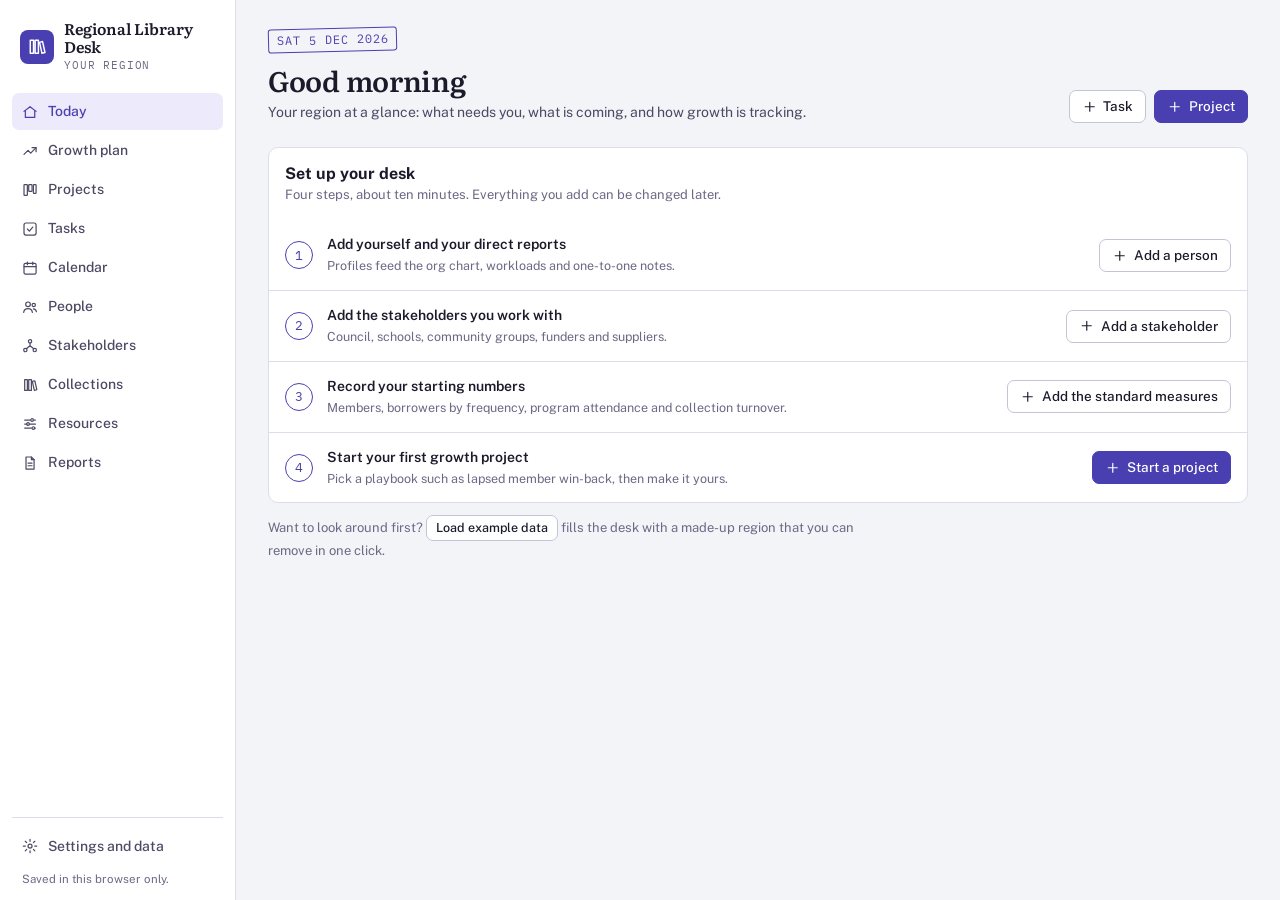
<file: library-desk/index.html>
<!doctype html>
<html lang="en">
<head>
<meta charset="utf-8">
<meta name="viewport" content="width=device-width,initial-scale=1,viewport-fit=cover">
<title>Regional Library Desk</title>
<link rel="stylesheet" href="https://fonts.googleapis.com/css2?family=IBM+Plex+Mono:wght@400;500&family=Literata:opsz,wght@7..72,500;7..72,600&family=Public+Sans:wght@400;500;600;700&display=swap">
<link rel="stylesheet" href="styles.css">
</head>
<body>
<div id="app"></div>
<div id="modal-root"></div>
<div id="toasts" aria-live="polite"></div>
<div id="tip" hidden></div>
<script src="js/core.js"></script>
<script src="js/data.js"></script>
<script src="js/views-a.js"></script>
<script src="js/views-b.js"></script>
<script src="js/views-c.js"></script>
<script src="js/app.js"></script>
</body>
</html>
</file>
<file: library-desk/styles.css>
/* Regional Library Desk
   Layout: a working desk. A rail of section tabs on the left, one wide writing surface,
   hairline-ruled panels like catalog cards. Dates and figures are set in mono, like a date-due slip. */
:root {
  --paper: #f3f4f8; --surface: #ffffff; --surface-2: #eceef5;
  --ink: #1b1a2b; --ink-2: #4b4963; --ink-3: #6b6984; --line: #dcdde9; --line-2: #c3c5d6;
  --accent: #4a3fb0; --accent-ink: #ffffff; --accent-wash: #eceafb; --accent-text: #4a3fb0;
  --good: #0ca30c; --good-text: #006300; --warn: #fab219; --warn-text: #7a5200; --crit: #d03b3b; --crit-text: #b02a2a;
  --p-members: #2a78d6; --p-borrowers: #eb6834; --p-programs: #1baf7a; --p-collections: #eda100;
  --ramp-1: #86b6ef; --ramp-2: #3987e5; --ramp-3: #184f95;
  --shadow: 0 12px 34px rgba(27, 26, 43, .18);
  --font-display: "Literata", Georgia, "Times New Roman", serif;
  --font-body: "Public Sans", system-ui, -apple-system, "Segoe UI", sans-serif;
  --font-mono: "IBM Plex Mono", ui-monospace, "SF Mono", Menlo, Consolas, monospace;
}
@media (prefers-color-scheme: dark) {
  :root:not([data-theme="light"]) {
    --paper: #121119; --surface: #1b1a26; --surface-2: #272636;
    --ink: #edecf6; --ink-2: #bcbad0; --ink-3: #908ea8; --line: #312f43; --line-2: #48465e;
    --accent: #a99eff; --accent-ink: #15131f; --accent-wash: #2b2850; --accent-text: #bdb4ff;
    --good: #0ca30c; --good-text: #58cf58; --warn: #fab219; --warn-text: #f7c552; --crit: #e05a5a; --crit-text: #f39090;
    --p-members: #3987e5; --p-borrowers: #d95926; --p-programs: #199e70; --p-collections: #c98500;
    --ramp-1: #184f95; --ramp-2: #3987e5; --ramp-3: #9ec5f4;
    --shadow: 0 12px 34px rgba(0, 0, 0, .55);
    color-scheme: dark;
  }
}
:root[data-theme="dark"] {
  --paper: #121119; --surface: #1b1a26; --surface-2: #272636;
  --ink: #edecf6; --ink-2: #bcbad0; --ink-3: #908ea8; --line: #312f43; --line-2: #48465e;
  --accent: #a99eff; --accent-ink: #15131f; --accent-wash: #2b2850; --accent-text: #bdb4ff;
  --good: #0ca30c; --good-text: #58cf58; --warn: #fab219; --warn-text: #f7c552; --crit: #e05a5a; --crit-text: #f39090;
  --p-members: #3987e5; --p-borrowers: #d95926; --p-programs: #199e70; --p-collections: #c98500;
  --ramp-1: #184f95; --ramp-2: #3987e5; --ramp-3: #9ec5f4;
  --shadow: 0 12px 34px rgba(0, 0, 0, .55);
  color-scheme: dark;
}

*, *::before, *::after { box-sizing: border-box; }
[hidden] { display: none !important; }
html { -webkit-text-size-adjust: 100%; }
body { margin: 0; background: var(--paper); color: var(--ink); font: 14px/1.5 var(--font-body); }
body::before { content: ""; position: fixed; inset: 0 0 auto; height: env(safe-area-inset-top, 0px); z-index: 10; background: var(--paper); }
h1, h2, h3, h4, p, ul, ol, dl, dd, figure { margin: 0; }
ul, ol { padding: 0; list-style: none; }
button, input, select, textarea { font: inherit; color: inherit; }
button { cursor: pointer; }
a { color: var(--accent-text); }
:focus-visible { outline: 2px solid var(--accent); outline-offset: 2px; }
.ic { width: 1.15em; height: 1.15em; fill: none; stroke: currentColor; stroke-width: 1.8; stroke-linecap: round; stroke-linejoin: round; flex: none; vertical-align: -0.18em; }
.sr { position: absolute; width: 1px; height: 1px; overflow: hidden; clip: rect(0 0 0 0); white-space: nowrap; }
.muted { color: var(--ink-3); }
.small { font-size: 12px; }
.mono { font-family: var(--font-mono); font-size: 12px; font-variant-numeric: tabular-nums; }
.warn-text { color: var(--crit-text); }
.sel { user-select: all; overflow-wrap: anywhere; }
.spacer { flex: 1; }

/* ---------- shell ---------- */
.shell { display: grid; grid-template-columns: 236px minmax(0, 1fr); }
.rail { position: sticky; top: 0; height: 100vh; overflow-y: auto; background: var(--surface); border-right: 1px solid var(--line); padding: 18px 12px 12px; display: flex; flex-direction: column; gap: 18px; }
.brand { display: flex; gap: 10px; align-items: center; padding: 2px 8px; }
.brand-mark { width: 34px; height: 34px; border-radius: 8px; background: var(--accent); color: var(--accent-ink); display: inline-flex; align-items: center; justify-content: center; font-size: 17px; flex: none; }
.brand strong { display: block; font-family: var(--font-display); font-size: 15.5px; line-height: 1.15; font-weight: 600; }
#brand-sub { display: block; font-family: var(--font-mono); font-size: 10.5px; text-transform: uppercase; letter-spacing: .08em; color: var(--ink-3); margin-top: 2px; }
.nav { display: flex; flex-direction: column; gap: 2px; flex: 1; }
.nav-item { display: flex; align-items: center; gap: 10px; width: 100%; padding: 8px 10px; border: 0; border-radius: 7px; background: none; color: var(--ink-2); font-size: 14px; font-weight: 500; text-align: left; text-decoration: none; }
.nav-item:hover { background: var(--surface-2); color: var(--ink); }
.nav-item.on { background: var(--accent-wash); color: var(--accent-text); }
.nav-badge { margin-left: auto; min-width: 18px; height: 18px; padding: 0 5px; border-radius: 9px; background: var(--crit); color: #fff; font-size: 11px; font-weight: 600; display: inline-flex; align-items: center; justify-content: center; }
.rail-foot { border-top: 1px solid var(--line); padding-top: 10px; }
.save-state { font-size: 11.5px; color: var(--ink-3); padding: 6px 10px 0; }
.scrim { display: none; }
.main { min-width: 0; }
.topbar { display: none; }
#view, #banners { max-width: 1240px; margin: 0 auto; padding-left: max(32px, env(safe-area-inset-left, 0px)); padding-right: max(32px, env(safe-area-inset-right, 0px)); }
#view { padding-block: 28px 72px; outline: none; }
#banners { padding-block: 16px 0; }
#banners:empty { display: none; }
@media (max-width: 900px) {
  .shell { display: block; }
  .rail { position: fixed; inset: 0 auto 0 0; z-index: 40; width: min(284px, 86vw); height: auto; transform: translateX(-102%); transition: transform .18s ease; padding-top: calc(18px + env(safe-area-inset-top, 0px)); padding-left: max(12px, env(safe-area-inset-left, 0px)); box-shadow: var(--shadow); }
  .nav-open .rail { transform: none; }
  .nav-open .scrim { display: block; position: fixed; inset: 0; z-index: 39; background: rgba(15, 14, 26, .45); }
  .topbar { display: flex; align-items: center; gap: 8px; position: sticky; top: env(safe-area-inset-top, 0px); z-index: 20; background: var(--paper); border-bottom: 1px solid var(--line); padding-block: 8px; padding-left: max(10px, env(safe-area-inset-left, 0px)); padding-right: max(16px, env(safe-area-inset-right, 0px)); }
  .topbar strong { font-family: var(--font-display); font-size: 16px; }
  #view, #banners { padding-left: max(16px, env(safe-area-inset-left, 0px)); padding-right: max(16px, env(safe-area-inset-right, 0px)); }
  #view { padding-block: 20px 64px; }
}
@media (prefers-reduced-motion: reduce) { .rail { transition: none; } }

/* ---------- page furniture ---------- */
.vh { display: flex; flex-wrap: wrap; gap: 16px 24px; align-items: flex-end; justify-content: space-between; margin-bottom: 24px; }
.vh-text { min-width: 0; flex: 1 1 320px; }
.vh h1 { font-family: var(--font-display); font-size: 28px; line-height: 1.15; font-weight: 600; letter-spacing: -.01em; text-wrap: balance; }
.vh-text > p { color: var(--ink-2); margin-top: 6px; max-width: 68ch; }
.vh-actions, .row { display: flex; flex-wrap: wrap; gap: 8px; align-items: center; }
.row.between { justify-content: space-between; }
.gap-s { gap: 6px 8px; }
.meta-row { margin-top: 8px; color: var(--ink-2); }
.crumb { margin-bottom: 10px; }
.stamp { display: inline-block; margin-bottom: 12px; padding: 2px 8px; border: 1.5px solid currentColor; border-radius: 3px; color: var(--accent-text); font-family: var(--font-mono); font-size: 12px; letter-spacing: .08em; text-transform: uppercase; transform: rotate(-1.5deg); }
.sec { margin-bottom: 28px; min-width: 0; }
.sec-h { display: flex; flex-wrap: wrap; gap: 8px 16px; align-items: flex-end; justify-content: space-between; margin-bottom: 10px; }
.sec-h h2, .panel h2 { font-size: 16px; font-weight: 700; line-height: 1.3; display: flex; align-items: center; }
.sec-sub { color: var(--ink-3); font-size: 13px; max-width: 72ch; }
.panel { background: var(--surface); border: 1px solid var(--line); border-radius: 10px; min-width: 0; }
.pad { padding: 16px; }
.stack { display: flex; flex-direction: column; gap: 16px; }
.stack-s { display: flex; flex-direction: column; gap: 6px; }
.split { display: grid; grid-template-columns: repeat(2, minmax(0, 1fr)); gap: 0 24px; align-items: start; }
.split.wide-left { grid-template-columns: minmax(0, 1.65fr) minmax(0, 1fr); }
.cols-2 { display: grid; grid-template-columns: repeat(auto-fill, minmax(min(100%, 360px), 1fr)); gap: 14px; }
.cols-3 { display: grid; grid-template-columns: repeat(auto-fit, minmax(min(100%, 220px), 1fr)); gap: 14px; }
.cols-2.tight { grid-template-columns: repeat(auto-fit, minmax(min(100%, 240px), 1fr)); gap: 16px 24px; }
@media (max-width: 1040px) { .split, .split.wide-left { grid-template-columns: minmax(0, 1fr); } }
.aside { margin: 12px 0; font-size: 13px; color: var(--ink-3); max-width: 76ch; }
.label { font-size: 11.5px; font-weight: 600; text-transform: uppercase; letter-spacing: .06em; color: var(--ink-3); margin-bottom: 4px; }
.lead { font-size: 16px; line-height: 1.45; max-width: 68ch; }
.empty { display: flex; flex-direction: column; gap: 10px; align-items: flex-start; max-width: 660px; padding: 32px 24px; border: 1px dashed var(--line-2); border-radius: 10px; }
.empty h3 { font-family: var(--font-display); font-size: 19px; font-weight: 600; }
.empty p { color: var(--ink-2); }
.banner { display: flex; flex-wrap: wrap; align-items: center; gap: 8px 10px; padding: 10px 14px; margin-bottom: 10px; border-radius: 8px; font-size: 13.5px; }
.banner > span { flex: 1; min-width: 200px; }
.b-info { background: var(--accent-wash); }
.b-warn { background: color-mix(in srgb, var(--warn) 22%, var(--surface)); }
.b-bad { background: color-mix(in srgb, var(--crit) 18%, var(--surface)); }
.mini { display: flex; flex-direction: column; gap: 4px; margin-top: 8px; font-size: 13px; }
.facts { display: flex; flex-direction: column; gap: 4px; margin-top: 14px; padding-top: 12px; border-top: 1px solid var(--line); color: var(--ink-2); }
.facts b { color: var(--ink); }
.kv { display: grid; grid-template-columns: repeat(auto-fit, minmax(150px, 1fr)); gap: 12px 18px; }
.kv dt { font-size: 11.5px; text-transform: uppercase; letter-spacing: .05em; color: var(--ink-3); }
.kv dd { margin-top: 2px; }

/* ---------- controls ---------- */
.btn { display: inline-flex; align-items: center; gap: 6px; padding: 7px 12px; border: 1px solid var(--line-2); border-radius: 7px; background: var(--surface); color: var(--ink); font-size: 13.5px; font-weight: 500; line-height: 1.25; white-space: nowrap; text-decoration: none; }
.btn:hover { background: var(--surface-2); }
.btn.primary { background: var(--accent); border-color: var(--accent); color: var(--accent-ink); }
.btn.primary:hover { filter: brightness(1.1); }
.btn.ghost { background: transparent; border-color: transparent; }
.btn.ghost:hover { background: var(--surface-2); }
.btn.danger { color: var(--crit-text); }
.btn.danger:not(.ghost) { background: var(--crit); border-color: var(--crit); color: #fff; }
.btn.sm { padding: 4px 9px; font-size: 12.5px; }
.icon-btn { display: inline-flex; align-items: center; justify-content: center; width: 32px; height: 32px; border: 1px solid transparent; border-radius: 7px; background: transparent; color: var(--ink-2); font-size: 15px; flex: none; }
.icon-btn:hover { background: var(--surface-2); color: var(--ink); }
.linkish { padding: 0; border: 0; background: none; color: var(--ink); text-align: left; overflow-wrap: anywhere; }
.linkish:hover { color: var(--accent-text); text-decoration: underline; }
.linkish.done { color: var(--ink-3); text-decoration: line-through; }
.li-title, .card-title { font-weight: 600; }
.card-title { font-size: 15.5px; }
.tabs { display: flex; gap: 2px; margin-bottom: 20px; border-bottom: 1px solid var(--line); overflow-x: auto; }
.tab { padding: 8px 12px; margin-bottom: -1px; border: 0; border-bottom: 2px solid transparent; background: none; color: var(--ink-2); font-weight: 500; white-space: nowrap; }
.tab:hover { color: var(--ink); }
.tab[aria-selected="true"] { color: var(--accent-text); border-bottom-color: var(--accent); }
.count { display: inline-block; margin-left: 6px; padding: 0 6px; border-radius: 999px; background: var(--surface-2); color: var(--ink-2); font-size: 11.5px; font-weight: 600; line-height: 1.6; vertical-align: middle; }
.quick { display: flex; gap: 8px; margin-bottom: 16px; }
.quick input { flex: 1; min-width: 0; }

/* ---------- small marks ---------- */
.pill { display: inline-flex; align-items: center; gap: 4px; padding: 2px 8px; border-radius: 999px; font-size: 12px; font-weight: 600; white-space: nowrap; flex: none; }
.pill.k-good { background: color-mix(in srgb, var(--good) 14%, var(--surface)); color: var(--good-text); }
.pill.k-warn { background: color-mix(in srgb, var(--warn) 24%, var(--surface)); color: var(--warn-text); }
.pill.k-crit { background: color-mix(in srgb, var(--crit) 15%, var(--surface)); color: var(--crit-text); }
.pill.k-info { background: var(--accent-wash); color: var(--accent-text); }
.pill.k-mute { background: var(--surface-2); color: var(--ink-2); }
.chip { display: inline-flex; align-items: center; gap: 6px; font-size: 12.5px; color: var(--ink-2); white-space: nowrap; }
.sw { display: inline-block; width: 10px; height: 10px; border-radius: 2px; flex: none; }
.sw.lg { width: 14px; height: 14px; border-radius: 3px; margin-right: 8px; }
.btnchip { padding: 4px 10px; border: 1px solid var(--line-2); border-radius: 999px; background: var(--surface); color: var(--ink); }
.btnchip:hover { border-color: var(--accent); }
.tag { display: inline-block; padding: 1px 6px; border-radius: 4px; background: var(--surface-2); color: var(--ink-2); font-size: 11.5px; font-weight: 500; white-space: nowrap; }
.tag.ex { margin-left: 6px; background: transparent; border: 1px dashed var(--line-2); color: var(--ink-3); }
.tag.imp { background: var(--accent-wash); color: var(--accent-text); }
.due { display: inline-flex; align-items: center; gap: 3px; font-family: var(--font-mono); font-size: 12px; letter-spacing: .02em; color: var(--ink-2); white-space: nowrap; flex: none; }
.due.over { color: var(--crit-text); font-weight: 500; }
.due.soon { color: var(--warn-text); font-weight: 500; }
.spine { display: inline-block; flex: none; padding: 3px 6px; border: 1px solid var(--line-2); border-radius: 2px; background: var(--surface); color: var(--ink-2); font-family: var(--font-mono); font-size: 10.5px; line-height: 1.25; letter-spacing: .04em; text-align: center; }
.av { display: inline-flex; align-items: center; justify-content: center; width: 32px; height: 32px; border-radius: 50%; background: var(--surface-2); color: var(--ink-2); font-size: 12px; font-weight: 600; flex: none; }
.av.me { background: var(--accent); color: var(--accent-ink); }
.meter { display: inline-block; width: 72px; height: 6px; border-radius: 3px; background: color-mix(in srgb, var(--accent) 20%, var(--surface)); overflow: hidden; vertical-align: middle; }
.meter > i { display: block; height: 100%; border-radius: 3px; background: var(--accent); }
.meter.m-good { background: color-mix(in srgb, var(--good) 22%, var(--surface)); }
.meter.m-good > i { background: var(--good); }
.meter.m-warn { background: color-mix(in srgb, var(--warn) 28%, var(--surface)); }
.meter.m-warn > i { background: var(--warn); }
.meter.m-crit { background: color-mix(in srgb, var(--crit) 22%, var(--surface)); }
.meter.m-crit > i { background: var(--crit); }
.segbar { display: flex; gap: 2px; height: 22px; border-radius: 5px; overflow: hidden; }
.segbar i { display: block; min-width: 4px; }
.legend { margin-top: 14px; }
.legend > div { display: flex; flex-direction: column; gap: 2px; align-items: flex-start; }
.big { font-size: 22px; font-weight: 600; line-height: 1.2; }
.big small { font-size: 13px; font-weight: 400; color: var(--ink-3); }
.legend-row { margin-bottom: 10px; gap: 6px 16px; }

/* ---------- lists ---------- */
.list > li { border-top: 1px solid var(--line); }
.list > li:first-child { border-top: 0; }
.li { display: flex; flex-wrap: wrap; align-items: center; gap: 8px 12px; padding: 10px 14px; }
.li.top { align-items: flex-start; }
.li-main { flex: 1 1 200px; min-width: 0; }
.li-meta { display: flex; flex-wrap: wrap; align-items: center; gap: 2px 12px; margin-top: 2px; font-size: 12.5px; color: var(--ink-3); }
.li-meta > span { display: inline-flex; align-items: center; gap: 4px; }
.li-end { display: flex; align-items: center; gap: 10px; flex: none; margin-left: auto; }
.li-ic { display: inline-flex; align-items: center; justify-content: center; width: 28px; height: 28px; border-radius: 50%; background: var(--surface-2); color: var(--ink-2); flex: none; }
.li-ic.l2 { background: color-mix(in srgb, var(--crit) 15%, var(--surface)); color: var(--crit-text); }
.li-ic.l1 { background: color-mix(in srgb, var(--warn) 24%, var(--surface)); color: var(--warn-text); }
.li-ic.l0 { background: var(--accent-wash); color: var(--accent-text); }
.li-ic.l-ok { background: color-mix(in srgb, var(--good) 14%, var(--surface)); color: var(--good-text); }
.cb { width: 18px; height: 18px; margin: 0; flex: none; accent-color: var(--accent); }
.step { display: flex; flex-wrap: wrap; align-items: center; gap: 10px 14px; padding: 14px 16px; }
.step-n { display: inline-flex; align-items: center; justify-content: center; width: 28px; height: 28px; border: 1.5px solid var(--accent); border-radius: 50%; color: var(--accent-text); font-family: var(--font-mono); font-size: 13px; flex: none; }
.card { display: flex; flex-direction: column; gap: 12px; }
.card-top { display: flex; align-items: flex-start; gap: 10px; }
.plays { display: flex; flex-direction: column; gap: 8px; }
.plays li { display: flex; align-items: flex-start; justify-content: space-between; gap: 10px; font-size: 13.5px; }
.plays li > span:first-child { flex: 1; min-width: 0; }

/* ---------- figures ---------- */
.tiles { display: grid; grid-template-columns: repeat(auto-fill, minmax(min(100%, 230px), 1fr)); gap: 12px; margin-bottom: 14px; }
.tiles.one { grid-template-columns: minmax(0, 1fr); }
.tile { display: flex; flex-direction: column; gap: 6px; min-width: 0; padding: 14px; border: 1px solid var(--line); border-radius: 10px; background: var(--surface); color: var(--ink); text-align: left; }
button.tile:hover { border-color: var(--accent); }
.tile-label { font-size: 12.5px; font-weight: 500; color: var(--ink-2); }
.tile-row { display: flex; align-items: flex-end; justify-content: space-between; gap: 8px; }
.tile-value { font-size: 28px; font-weight: 600; line-height: 1.1; letter-spacing: -.01em; }
.delta { display: inline-flex; align-items: center; gap: 3px; font-size: 12px; color: var(--ink-3); }
.delta.d-good { color: var(--good-text); }
.delta.d-bad { color: var(--crit-text); }
.tile-foot { display: flex; flex-direction: column; gap: 4px; margin-top: 4px; font-size: 12px; color: var(--ink-3); }
.tile-foot .meter { display: block; width: 100%; }
.spark { flex: none; }
.chart-wrap { padding: 8px; border: 1px solid var(--line); border-radius: 8px; }
.linechart { display: block; width: 100%; height: auto; }
.ax { font-family: var(--font-mono); font-size: 11px; fill: var(--ink-3); }
.ax.strong { fill: var(--ink); font-weight: 500; }
#tip { position: fixed; z-index: 90; padding: 4px 8px; border-radius: 5px; background: var(--ink); color: var(--paper); font-size: 12px; white-space: nowrap; pointer-events: none; }
.outcome h3 { font-size: 15px; }
.outcome p { margin-top: 6px; font-size: 13px; }
.logic { display: grid; grid-template-columns: repeat(5, minmax(0, 1fr)); gap: 20px; }
.lm-box { position: relative; min-width: 0; padding: 12px; border: 1px solid var(--line); border-radius: 8px; background: var(--surface); }
.lm-box:nth-child(n+4) { background: var(--accent-wash); border-color: transparent; }
.lm-box h4 { margin-bottom: 6px; font-size: 11.5px; text-transform: uppercase; letter-spacing: .06em; color: var(--ink-3); }
.lm-box p { font-size: 13px; }
.lm-box + .lm-box::before { content: ""; position: absolute; left: -16px; top: 22px; width: 12px; height: 1px; background: var(--ink-3); }
.lm-box + .lm-box::after { content: ""; position: absolute; left: -8px; top: 19px; border: 3.5px solid transparent; border-left: 5px solid var(--ink-3); }
@media (max-width: 1040px) {
  .logic { grid-template-columns: minmax(0, 1fr); gap: 16px; }
  .lm-box + .lm-box::before { left: 22px; top: -13px; width: 1px; height: 9px; }
  .lm-box + .lm-box::after { left: 18.5px; top: -6px; border: 4px solid transparent; border-top: 5px solid var(--ink-3); }
}

/* ---------- tables ---------- */
.tbl-wrap { overflow-x: auto; }
.tbl { width: 100%; border-collapse: collapse; font-size: 13.5px; }
.tbl th { padding: 9px 12px; border-bottom: 1px solid var(--line); color: var(--ink-3); font-size: 11.5px; font-weight: 600; text-transform: uppercase; letter-spacing: .05em; text-align: left; white-space: nowrap; }
.tbl td { padding: 9px 12px; border-bottom: 1px solid var(--line); vertical-align: top; }
.tbl tbody tr:last-child td { border-bottom: 0; }
.tbl .num { text-align: right; font-variant-numeric: tabular-nums; white-space: nowrap; }
.tbl .total td { font-weight: 600; }
.ruf { display: inline-flex; align-items: center; gap: 8px; }
.ruf-track { position: relative; display: inline-block; width: 110px; height: 8px; border-radius: 4px; background: var(--surface-2); }
.ruf-track::after { content: ""; position: absolute; left: 50%; top: -3px; bottom: -3px; width: 1px; background: var(--ink-3); }
.ruf-track i { position: absolute; top: 0; bottom: 0; border-radius: 2px; background: var(--accent); }

/* ---------- forms and modals ---------- */
input[type="text"], input[type="date"], input[type="number"], input[type="email"], input[type="tel"], select, textarea { width: 100%; padding: 8px 10px; border: 1px solid var(--line-2); border-radius: 7px; background: var(--surface); color: var(--ink); }
textarea { resize: vertical; line-height: 1.45; }
input:focus-visible, select:focus-visible, textarea:focus-visible { outline: 2px solid var(--accent); outline-offset: 0; border-color: var(--accent); }
.invalid { border-color: var(--crit) !important; }
.form-grid { display: grid; grid-template-columns: repeat(6, minmax(0, 1fr)); gap: 14px; }
.fld { grid-column: span 6; display: flex; flex-direction: column; gap: 5px; min-width: 0; margin: 0; padding: 0; border: 0; }
.fld.half { grid-column: span 3; }
.fld.third { grid-column: span 2; }
@media (max-width: 560px) { .fld.half, .fld.third { grid-column: span 6; } }
.fld-l { padding: 0; font-size: 12.5px; font-weight: 600; color: var(--ink-2); }
.fld-l em { font-style: normal; font-weight: 400; color: var(--ink-3); }
.fld small { font-size: 12px; color: var(--ink-3); }
.checks { display: flex; flex-wrap: wrap; gap: 6px 16px; }
.check { display: inline-flex; align-items: center; gap: 7px; font-size: 13.5px; }
.check input { width: 16px; height: 16px; margin: 0; accent-color: var(--accent); flex: none; }
.fld.check.solo { flex-direction: row; flex-wrap: wrap; align-items: center; align-self: end; padding-bottom: 8px; }
.scale { display: flex; gap: 6px; }
.scale label { position: relative; }
.scale input { position: absolute; inset: 0; opacity: 0; }
.scale span { display: inline-flex; align-items: center; justify-content: center; width: 36px; height: 34px; border: 1px solid var(--line-2); border-radius: 7px; background: var(--surface); }
.scale input:checked + span { background: var(--accent); border-color: var(--accent); color: var(--accent-ink); }
.scale input:focus-visible + span { outline: 2px solid var(--accent); outline-offset: 2px; }
.form-h { grid-column: 1 / -1; margin-top: 6px; padding-top: 14px; border-top: 1px solid var(--line); font-size: 12px; font-weight: 600; text-transform: uppercase; letter-spacing: .06em; color: var(--ink-3); }
.form-p { grid-column: 1 / -1; color: var(--ink-2); }
.copybox { font-family: var(--font-mono); font-size: 12.5px; }
.modal-layer { position: fixed; inset: 0; z-index: 60; display: flex; align-items: flex-start; justify-content: center; overflow-y: auto; padding: calc(16px + env(safe-area-inset-top, 0px)) max(16px, env(safe-area-inset-right, 0px)) calc(16px + env(safe-area-inset-bottom, 0px)) max(16px, env(safe-area-inset-left, 0px)); }
.modal-backdrop { position: fixed; inset: 0; background: rgba(15, 14, 26, .5); }
.modal { position: relative; display: flex; flex-direction: column; width: min(540px, 100%); margin: auto 0; border-radius: 12px; background: var(--surface); box-shadow: var(--shadow); }
.modal.wide { width: min(780px, 100%); }
.modal > header { display: flex; align-items: center; justify-content: space-between; gap: 12px; padding: 14px 14px 14px 20px; border-bottom: 1px solid var(--line); }
.modal > header h2 { font-family: var(--font-display); font-size: 19px; font-weight: 600; line-height: 1.25; }
.modal-body { display: flex; flex-direction: column; gap: 14px; padding: 20px; }
.modal-intro { color: var(--ink-2); max-width: 68ch; }
.modal > footer { position: sticky; bottom: 0; display: flex; flex-wrap: wrap; gap: 8px; padding: 12px 20px; border-top: 1px solid var(--line); border-radius: 0 0 12px 12px; background: var(--surface); }
.pb-list { display: grid; grid-template-columns: repeat(auto-fill, minmax(min(100%, 320px), 1fr)); gap: 10px; }
.pb { display: flex; flex-direction: column; gap: 6px; padding: 12px; border: 1px solid var(--line-2); border-radius: 8px; background: var(--surface); color: var(--ink); text-align: left; }
.pb:hover { border-color: var(--accent); background: var(--accent-wash); }
.pb-name { font-weight: 600; }
.pb-blurb { font-size: 13px; color: var(--ink-2); }
.ai-box { display: flex; flex-direction: column; gap: 10px; padding-top: 14px; border-top: 1px solid var(--line); }
#toasts { position: fixed; left: 50%; bottom: calc(20px + env(safe-area-inset-bottom, 0px)); z-index: 80; display: flex; flex-direction: column; align-items: center; gap: 8px; width: min(92vw, 480px); transform: translateX(-50%); pointer-events: none; }
.toast { display: flex; align-items: center; gap: 8px; padding: 10px 14px; border-radius: 8px; background: var(--ink); color: var(--paper); font-size: 13.5px; box-shadow: var(--shadow); }
.toast.t-bad { background: var(--crit); color: #fff; }

/* ---------- priority matrix and influence map ---------- */
.quad { display: grid; grid-template-columns: repeat(2, minmax(0, 1fr)); gap: 1px; border: 1px solid var(--line); border-radius: 10px; background: var(--line); overflow: hidden; }
.q { min-width: 0; background: var(--surface); }
.q-h { padding: 12px 14px; border-bottom: 1px solid var(--line); }
.q-h h3 { font-size: 14.5px; }
.q-h p { font-size: 12.5px; color: var(--ink-2); }
.q1 .q-h, .q2 .q-h { background: var(--accent-wash); }
.map { display: grid; grid-template-columns: auto minmax(0, 1fr); gap: 8px; align-items: center; }
.axis-y, .axis-x { font-family: var(--font-mono); font-size: 11px; text-transform: uppercase; letter-spacing: .08em; color: var(--ink-3); text-align: center; }
.axis-y { writing-mode: vertical-rl; transform: rotate(180deg); }
.axis-x { grid-column: 2; }
@media (max-width: 700px) { .quad { grid-template-columns: minmax(0, 1fr); } .map { display: block; } .axis-x, .axis-y { display: none; } }

/* ---------- calendar ---------- */
.cal-nav { display: flex; align-items: center; justify-content: space-between; gap: 12px; margin-bottom: 12px; }
.cal-nav h2 { font-family: var(--font-display); font-size: 20px; font-weight: 600; }
.cal-grid { display: grid; grid-template-columns: repeat(7, minmax(0, 1fr)); gap: 1px; border: 1px solid var(--line); border-radius: 10px; background: var(--line); overflow: hidden; }
.cal-dow { padding: 6px 8px; background: var(--surface-2); color: var(--ink-3); font-size: 11.5px; font-weight: 600; text-transform: uppercase; letter-spacing: .06em; }
.cal-day { display: flex; flex-direction: column; align-items: stretch; gap: 3px; min-width: 0; min-height: 108px; padding: 6px; border: 0; background: var(--surface); text-align: left; }
.cal-day:hover { background: var(--accent-wash); }
.cal-day:focus-visible { outline-offset: -2px; }
.cal-day.out { background: var(--paper); }
.cal-day.out .cal-num { color: var(--ink-3); }
.cal-num { display: inline-flex; align-items: center; justify-content: center; align-self: flex-start; min-width: 22px; height: 22px; padding: 0 4px; border-radius: 11px; font-family: var(--font-mono); font-size: 12px; }
.cal-day.today .cal-num { background: var(--accent); color: var(--accent-ink); }
.cal-chip { display: flex; align-items: center; gap: 4px; min-width: 0; padding: 1px 5px; border-radius: 4px; background: var(--surface-2); color: var(--ink); font-size: 11.5px; }
.cal-chip .ic { width: 12px; height: 12px; }
.cal-chip .lbl { min-width: 0; overflow: hidden; text-overflow: ellipsis; white-space: nowrap; }
.cal-chip.k-event, .cal-chip.k-oneonone { background: var(--accent-wash); color: var(--accent-text); }
.cal-chip.k-milestone, .cal-chip.k-pend, .cal-chip.k-pstart { background: color-mix(in srgb, var(--p-members) 16%, var(--surface)); }
.cal-chip.done { opacity: .55; }
.cal-more { font-size: 11px; color: var(--ink-3); }
@media (max-width: 700px) {
  .cal-dow { padding: 4px 0; font-size: 10px; text-align: center; letter-spacing: 0; }
  .cal-day { flex-direction: row; flex-wrap: wrap; align-content: flex-start; min-height: 62px; padding: 4px; }
  .cal-num { width: 100%; justify-content: flex-start; }
  .cal-chip { padding: 2px; }
  .cal-chip .lbl, .cal-more { display: none; }
}
.ag-day { display: flex; gap: 14px; padding: 12px 14px; border-top: 1px solid var(--line); }
.ag-day:first-child { border-top: 0; }
.ag-date { display: flex; flex-direction: column; align-items: center; flex: none; width: 40px; font-family: var(--font-mono); font-size: 10.5px; line-height: 1.25; text-transform: uppercase; color: var(--ink-3); }
.ag-date b { font-family: var(--font-body); font-size: 18px; font-weight: 600; color: var(--ink); }
.ag-date.is-today b { color: var(--accent-text); }
.ag-list { display: flex; flex-direction: column; gap: 8px; flex: 1; min-width: 0; }
.ag-list li { display: flex; align-items: flex-start; gap: 10px; }
.ag-ic { flex: none; margin-top: 1px; color: var(--ink-3); }
.gantt-wrap { overflow-x: auto; }
.gantt { min-width: 880px; }
.g-row { display: grid; grid-template-columns: 230px minmax(0, 1fr); align-items: center; border-top: 1px solid var(--line); }
.g-row.g-head { border-top: 0; background: var(--surface-2); color: var(--ink-3); font-size: 11.5px; font-weight: 600; text-transform: uppercase; letter-spacing: .05em; }
.g-label { min-width: 0; padding: 8px 12px; }
.g-track { position: relative; height: 46px; }
.g-head .g-track { height: 30px; }
.g-month { position: absolute; top: 7px; padding-left: 6px; font-family: var(--font-mono); font-weight: 400; letter-spacing: 0; white-space: nowrap; }
.g-line { position: absolute; top: 0; bottom: 0; width: 1px; background: var(--line); }
.g-today { position: absolute; top: 0; bottom: 0; z-index: 2; width: 2px; background: var(--accent); }
.g-bar { position: absolute; top: 15px; z-index: 1; height: 16px; padding: 0; border: 0; border-radius: 4px; }
.g-bar.done { opacity: .45; }
.g-ms { position: absolute; top: 17px; z-index: 3; width: 12px; height: 12px; margin-left: -6px; border: 2px solid var(--surface); background: var(--ink); transform: rotate(45deg); }
.g-ms.done { background: var(--ink-3); }
.g-key-ms { display: inline-block; width: 8px; height: 8px; background: var(--ink); transform: rotate(45deg); }
.g-key-today { display: inline-block; width: 2px; height: 12px; background: var(--accent); }

/* ---------- org chart ---------- */
.org { overflow-x: auto; padding: 24px 16px; }
.org ul { position: relative; display: flex; justify-content: center; gap: 12px; padding-top: 20px; }
.org > ul { width: max-content; margin: 0 auto; padding-top: 0; }
.org li { position: relative; display: flex; flex-direction: column; align-items: center; padding-top: 20px; }
.org > ul > li { padding-top: 0; }
.org li::before { content: ""; position: absolute; top: 0; left: 50%; height: 20px; border-left: 1px solid var(--line-2); }
.org li::after { content: ""; position: absolute; top: 0; left: -6px; right: -6px; border-top: 1px solid var(--line-2); }
.org li:first-child::after { left: 50%; }
.org li:last-child::after { right: 50%; }
.org li:only-child::after, .org > ul > li::before, .org > ul > li::after { display: none; }
.org li > ul::before { content: ""; position: absolute; top: 0; left: 50%; height: 20px; border-left: 1px solid var(--line-2); }
.org-node { display: flex; flex-direction: column; align-items: center; gap: 2px; min-width: 132px; max-width: 176px; padding: 10px 12px; border: 1px solid var(--line-2); border-radius: 8px; background: var(--surface); color: var(--ink-2); font-size: 12.5px; text-align: center; }
.org-node:hover { border-color: var(--accent); }
.org-node b { color: var(--ink); font-size: 13.5px; }
.org-node.me { border-color: var(--accent); background: var(--accent-wash); }

/* ---------- reports ---------- */
.report-layout { display: grid; grid-template-columns: minmax(0, 320px) minmax(0, 1fr); gap: 24px; align-items: start; }
.report-controls { position: sticky; top: 16px; }
.report-doc { max-width: 840px; padding: 32px 36px; overflow-x: auto; font-size: 14.5px; line-height: 1.6; }
.report-doc h1 { font-family: var(--font-display); font-size: 26px; font-weight: 600; line-height: 1.2; text-wrap: balance; }
.report-doc h2 { margin: 26px 0 8px; padding-bottom: 5px; border-bottom: 1px solid var(--line); font-size: 16px; }
.report-doc p { max-width: 70ch; margin: 6px 0; }
.report-doc .meta { color: var(--ink-3); font-size: 13px; }
.report-doc ul { padding-left: 20px; list-style: disc; }
.report-doc li { margin: 3px 0; }
.report-doc table { width: 100%; margin: 8px 0; border-collapse: collapse; font-size: 13px; }
.report-doc th, .report-doc td { padding: 6px 8px; border-bottom: 1px solid var(--line); text-align: left; vertical-align: top; }
.report-doc th { color: var(--ink-3); font-size: 11.5px; text-transform: uppercase; letter-spacing: .04em; }
@media (max-width: 1040px) {
  .report-layout { grid-template-columns: minmax(0, 1fr); }
  .report-controls { position: static; }
  .report-doc { padding: 20px 16px; }
}
</file>
